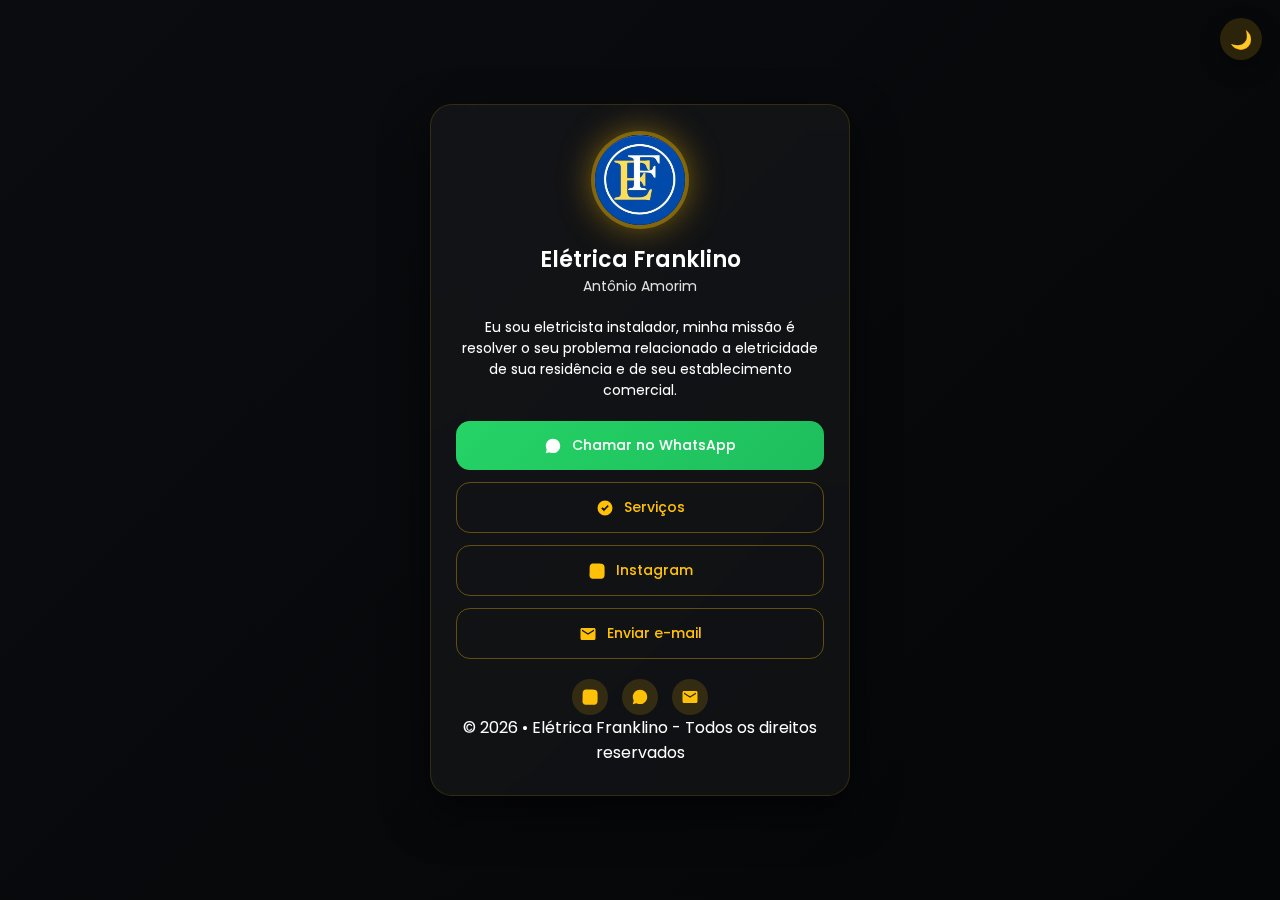
<file: index.html>
<!DOCTYPE html>
<html lang="pt-BR">

<head>
  <meta charset="UTF-8">
  <meta name="viewport" content="width=device-width, initial-scale=1.0">
  <title>Elétrica Franklino | Cartão Digital Profissional</title>

  <!-- Google Font -->
  <link href="https://fonts.googleapis.com/css2?family=Poppins:wght@300;400;500;600&display=swap" rel="stylesheet">
  <link rel="shortcut icon" href="./assets/logo-eletricista.png" type="image/x-icon">
  <link rel="shortcut icon" href="./image/Logo-icon.png" type="image/x-icon">

  <!-- CSS -->
  <link rel="stylesheet" href="style.css"> 
</head>

<body class="dark">

  <button class="theme-toggle" id="themeToggle" aria-label="Alternar tema">
    🌙
  </button>

  <div class="card">

    <div class="logo">
      <img src="./image/eletricista-perfil.jpeg" alt="Eletricista Profissional">
    </div>

    <h1>Elétrica Franklino</h1>
    <p class="subtitle">Antônio Amorim</p>

    <div class="services">
      <p>Eu sou eletricista instalador, minha missão é resolver o seu problema relacionado a eletricidade de sua
        residência e de seu establecimento comercial.</p>
    </div>

    <div class="buttons">

      <!-- WHATSAPP -->
      <a href="https://wa.me/5583998773208?text=Olá!%20Preciso%20de%20um%20eletricista." class="whatsapp-btn"
        target="_blank" aria-label="Falar no WhatsApp">

        <svg viewBox="0 0 32 32" aria-hidden="true">
          <path fill="currentColor"
            d="M16.01 3.2c-7.07 0-12.8 5.73-12.8 12.8 0 2.26.59 4.38 1.62 6.22L3.1 28.8l6.76-1.78a12.73 12.73 0 006.15 1.57c7.07 0 12.8-5.73 12.8-12.8S23.08 3.2 16.01 3.2z" />
        </svg>

        <span>Chamar no WhatsApp</span>
      </a>

      <!-- SERVIÇOS -->
      <a href="servicos.html" class="secondary" target="_blank" aria-label="Ver serviços">

        <svg viewBox="0 0 24 24" aria-hidden="true">
          <path fill="currentColor"
            d="M12 2a10 10 0 100 20 10 10 0 000-20zm-1 14.5l-4-4 1.41-1.41L11 12.67l4.59-4.58L17 9.5l-6 6z" />
        </svg>

        <span>Serviços</span>
      </a>

      <!-- INSTAGRAM -->
      <a href="https://instagram.com/eletricafranklino" class="secondary" target="_blank" aria-label="Instagram">

        <svg viewBox="0 0 24 24" aria-hidden="true">
          <path fill="currentColor"
            d="M12 2.16c3.2 0 3.58.01 4.85.07 1.17.05 1.97.24 2.43.4.6.22 1.02.48 1.47.93.45.45.71.87.93 1.47.16.46.35 1.26.4 2.43.06 1.27.07 1.65.07 4.85s-.01 3.58-.07 4.85c-.05 1.17-.24 1.97-.4 2.43-.22.6-.48 1.02-.93 1.47-.45.45-.87.71-1.47.93-.46.16-1.26.35-2.43.4-1.27.06-1.65.07-4.85.07s-3.58-.01-4.85-.07c-1.17-.05-1.97-.24-2.43-.4-.6-.22-1.02-.48-1.47-.93-.45-.45-.71-.87-.93-1.47-.16-.46-.35-1.26-.4-2.43C2.17 15.58 2.16 15.2 2.16 12s.01-3.58.07-4.85c.05-1.17.24-1.97.4-2.43.22-.6.48-1.02.93-1.47.45-.45.87-.71 1.47-.93.46-.16 1.26-.35 2.43-.4C8.42 2.17 8.8 2.16 12 2.16z" />
        </svg>

        <span>Instagram</span>
      </a>

      <!-- E-MAIL -->
      <a href="mailto:eleltricafranklino@gmail.com?subject=Solicitação%20de%20Orçamento" class="secondary email-btn"
        aria-label="Enviar e-mail">

        <svg viewBox="0 0 24 24" aria-hidden="true">
          <path fill="currentColor" d="M20 4H4c-1.1 0-2 .9-2 2v12
      c0 1.1.9 2 2 2h16
      c1.1 0 2-.9 2-2V6
      c0-1.1-.9-2-2-2zm0 4
      l-8 5-8-5V6l8 5 8-5v2z" />
        </svg>

        <span>Enviar e-mail</span>
      </a>

    </div>

<div class="footer">

  <div class="socials">

    <!-- Instagram -->
    <a href="https://instagram.com/eletricafranklino"
       target="_blank"
       aria-label="Instagram"
       title="Instagram">
      <svg viewBox="0 0 24 24" aria-hidden="true">
        <path fill="currentColor"
          d="M12 2.16c3.2 0 3.58.01 4.85.07
          1.17.05 1.97.24 2.43.4
          .6.22 1.02.48 1.47.93
          .45.45.71.87.93 1.47
          .16.46.35 1.26.4 2.43
          .06 1.27.07 1.65.07 4.85
          s-.01 3.58-.07 4.85
          c-.05 1.17-.24 1.97-.4 2.43
          -.22.6-.48 1.02-.93 1.47
          -.45.45-.87.71-1.47.93
          -.46.16-1.26.35-2.43.4
          -1.27.06-1.65.07-4.85.07
          s-3.58-.01-4.85-.07
          c-1.17-.05-1.97-.24-2.43-.4
          -.6-.22-1.02-.48-1.47-.93
          -.45-.45-.71-.87-.93-1.47
          -.16-.46-.35-1.26-.4-2.43
          C2.17 15.58 2.16 15.2 2.16 12
          s.01-3.58.07-4.85
          c.05-1.17.24-1.97.4-2.43
          .22-.6.48-1.02.93-1.47
          .45-.45.87-.71 1.47-.93
          .46-.16 1.26-.35 2.43-.4
          C8.42 2.17 8.8 2.16 12 2.16z"/>
      </svg>
    </a>

    <!-- WhatsApp -->
    <a href="https://wa.me/5583998773208?text=Olá!%20Preciso%20de%20um%20eletricista."
       target="_blank"
       aria-label="WhatsApp"
       title="WhatsApp">
      <svg viewBox="0 0 32 32" aria-hidden="true">
        <path fill="currentColor"
          d="M16.01 3.2c-7.07 0-12.8
          5.73-12.8 12.8 0 2.26.59
          4.38 1.62 6.22L3.1 28.8
          l6.76-1.78a12.73 12.73 0
          006.15 1.57c7.07 0 12.8
          -5.73 12.8-12.8S23.08
          3.2 16.01 3.2z"/>
      </svg>
    </a>

    <!-- E-mail -->
    <a href="mailto:eleltricafranklino@gmail.com?subject=Solicitação%20de%20Orçamento"
       aria-label="Enviar e-mail"
       title="Enviar e-mail">
      <svg viewBox="0 0 24 24" aria-hidden="true">
        <path fill="currentColor"
          d="M20 4H4c-1.1 0-2 .9-2 2v12
          c0 1.1.9 2 2 2h16
          c1.1 0 2-.9 2-2V6
          c0-1.1-.9-2-2-2zm0 4
          l-8 5-8-5V6l8 5 8-5v2z"/>
      </svg>
    </a>

  </div>

</div>

      <p>
        © 2026 • Elétrica Franklino - Todos os direitos reservados
      </p>

    </div>

    <!-- JS -->
    <script src="script.js"></script>

</body>

</html>
</file>
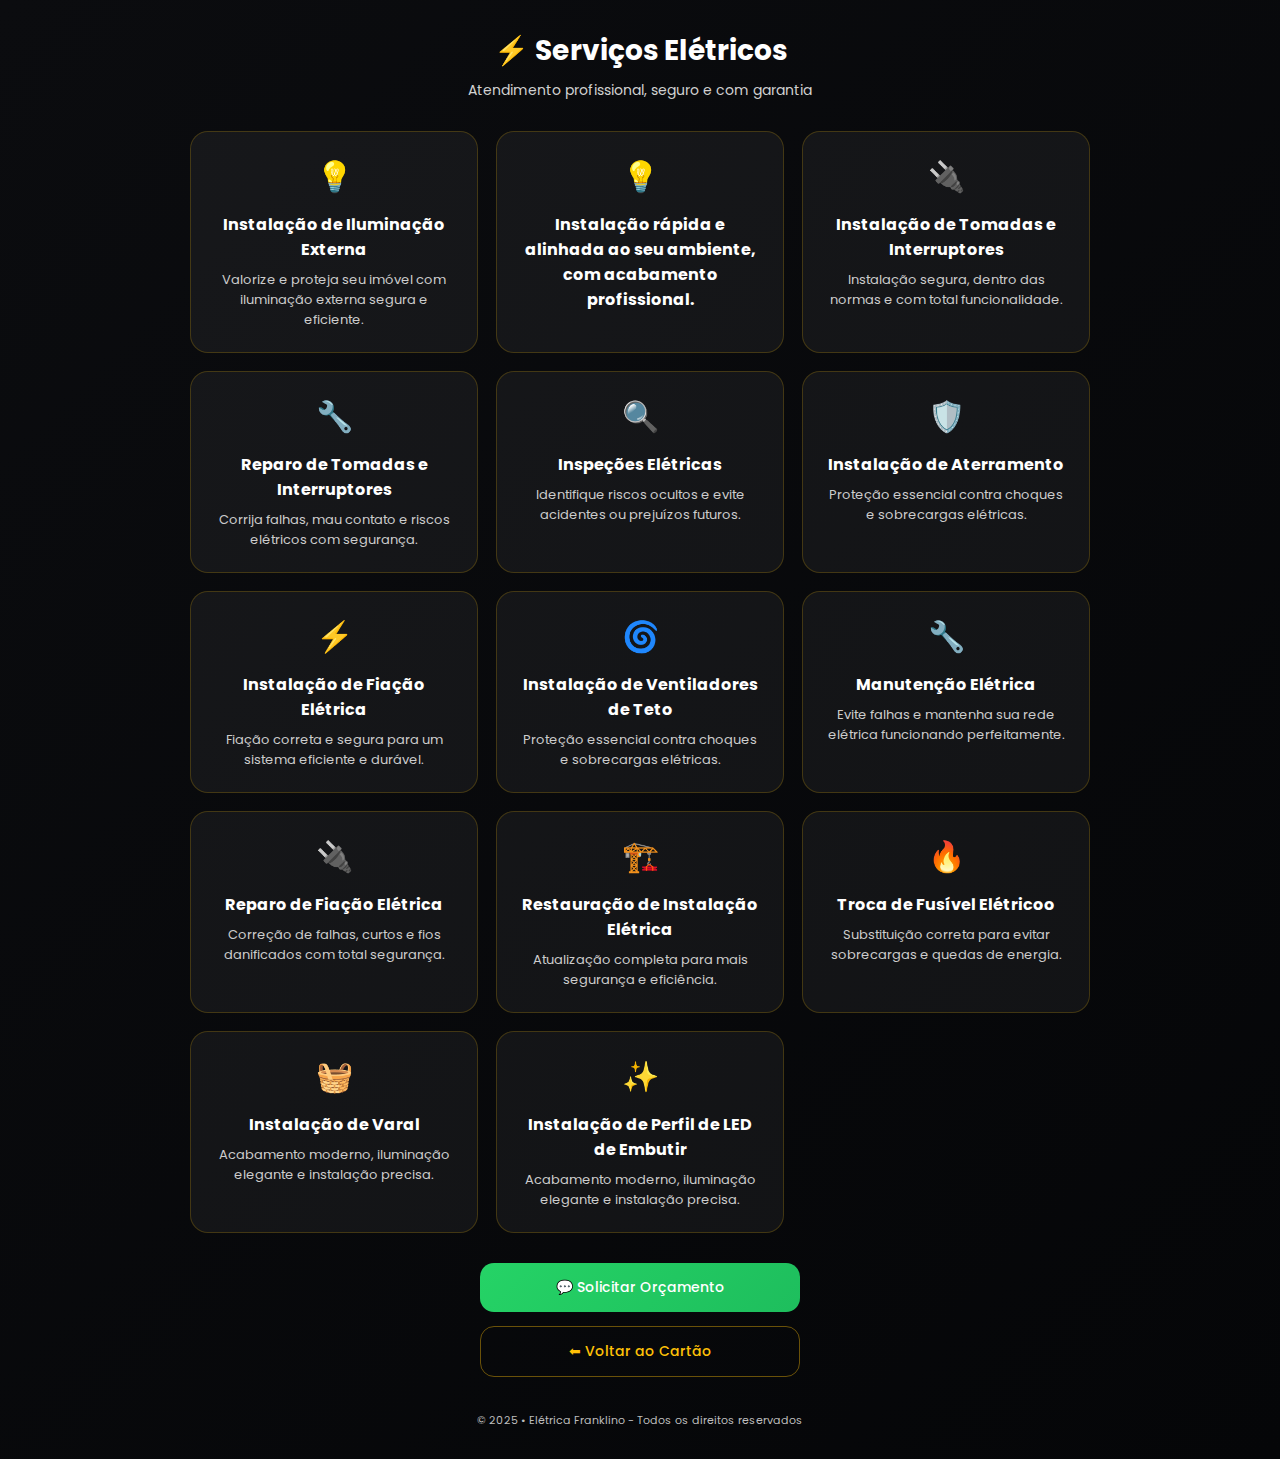
<file: servicos.html>
<!DOCTYPE html>
<html lang="pt-BR">
<head>
  <meta charset="UTF-8">
  <meta name="viewport" content="width=device-width, initial-scale=1.0">
  <title>Serviços | Eletricista Profissional</title>

  <!-- Google Font -->
  <link href="https://fonts.googleapis.com/css2?family=Poppins:wght@300;400;500;600&display=swap" rel="stylesheet">
  <link rel="shortcut icon" href="./image/eletricista-perfil.jpeg" type="image/x-icon">

  <!-- CSS -->
  <link rel="stylesheet" href="servicos.css">
</head>

<body class="dark">

  <main class="container">

    <header class="header">
      <h1>⚡ Serviços Elétricos</h1>
      <p>Atendimento profissional, seguro e com garantia</p>
    </header>

    <section class="services">

      <div class="service-card">
        <span>💡</span>
        <h3> Instalação de Iluminação Externa</h3>
        <p>Valorize e proteja seu imóvel com iluminação externa segura e eficiente.</p>
      </div>

      <div class="service-card">
        <span>💡</span>
        <h3> Instalação rápida e alinhada ao seu ambiente, com acabamento profissional.</p>
      </div>

      <div class="service-card">
        <span>🔌</span>
        <h3> Instalação de Tomadas e Interruptores</h3>
        <p>Instalação segura, dentro das normas e com total funcionalidade.</p>
      </div>

      <div class="service-card">
        <span>🔧</span>
        <h3> Reparo de Tomadas e Interruptores</h3>
        <p>Corrija falhas, mau contato e riscos elétricos com segurança.</p>
      </div>

      <div class="service-card">
        <span>🔍</span>
        <h3> Inspeções Elétricas</h3>
        <p>Identifique riscos ocultos e evite acidentes ou prejuízos futuros.</p>
      </div>

      <div class="service-card">
        <span>🛡️</span>
        <h3> Instalação de Aterramento</h3>
        <p>Proteção essencial contra choques e sobrecargas elétricas.</p>
      </div>

      <div class="service-card">
        <span>⚡</span>
        <h3> Instalação de Fiação Elétrica</h3>
        <p>Fiação correta e segura para um sistema eficiente e durável.</p>
      </div>

      <div class="service-card">
        <span>🌀</span>
        <h3> Instalação de Ventiladores de Teto</h3>
        <p>Proteção essencial contra choques e sobrecargas elétricas.</p>
      </div>

       <div class="service-card">
        <span>🔧</span>
        <h3> Manutenção Elétrica</h3>
        <p>Evite falhas e mantenha sua rede elétrica funcionando perfeitamente.</p>
      </div>

       <div class="service-card">
        <span>🔌</span>
        <h3> Reparo de Fiação Elétrica</h3>
        <p>Correção de falhas, curtos e fios danificados com total segurança.</p>
      </div>

       <div class="service-card">
        <span>🏗️</span>
        <h3> Restauração de Instalação Elétrica</h3>
        <p>Atualização completa para mais segurança e eficiência.</p>
      </div>

       <div class="service-card">
        <span>🔥</span>
        <h3> Troca de Fusível Elétricoo</h3>
        <p>Substituição correta para evitar sobrecargas e quedas de energia.</p>
      </div>

       <div class="service-card">
        <span>🧺</span>
        <h3> Instalação de Varal</h3>
        <p>Acabamento moderno, iluminação elegante e instalação precisa.</p>
      </div>

       <div class="service-card">
        <span>✨</span>
        <h3> Instalação de Perfil de LED de Embutir</h3>
        <p>Acabamento moderno, iluminação elegante e instalação precisa.</p>
      </div>

    </section>

    <div class="actions">
      <a href="https://wa.me/5583998773208?text=Olá!%20Gostaria%20de%20um%20orçamento."
         target="_blank" class="btn whatsapp">
        💬 Solicitar Orçamento
      </a>

      <a href="index.html" class="btn secondary">
        ⬅ Voltar ao Cartão
      </a>
    </div>

    <footer class="footer">
      <p>
        © 2025 • Elétrica Franklino - Todos os direitos reservados
      </p>
    </footer>

  </main>

</body>
</html>
</file>
<file: style.css>
/* =========================
   RESET & BASE
========================= */
* {
  margin: 0;
  padding: 0;
  box-sizing: border-box;
  font-family: "Poppins", sans-serif;
}

/* =========================
   BODY (PADRÃO = DARK)
========================= */
body {
  min-height: 100vh;
  display: flex;
  align-items: center;
  justify-content: center;
  background: linear-gradient(135deg, #0b0c0f, #050608);
  color: #ffffff;
}

/* =========================
   BOTÃO DARK / LIGHT
========================= */
.theme-toggle {
  position: fixed;
  top: 18px;
  right: 18px;
  width: 42px;
  height: 42px;
  border-radius: 50%;
  border: none;
  cursor: pointer;
  font-size: 18px;
  background: rgba(255, 193, 7, 0.15);
  color: #ffc107;
  backdrop-filter: blur(10px);
  box-shadow: 0 8px 20px rgba(0,0,0,0.35);
  transition: 0.3s;
  z-index: 999;
}

.theme-toggle:hover {
  transform: scale(1.08);
}

/* =========================
   CARD
========================= */
.card {
  width: 100%;
  max-width: 420px;
  background: rgba(255, 255, 255, 0.04);
  backdrop-filter: blur(14px);
  border-radius: 22px;
  padding: 30px 25px;
  text-align: center;
  box-shadow: 0 18px 45px rgba(0, 0, 0, 0.6);
  animation: fadeUp 0.6s ease forwards;
  border: 1px solid rgba(255, 193, 7, 0.15);
}

/* =========================
   LOGO
========================= */
.logo {
  width: 90px;
  height: 90px;
  border-radius: 50%;
  margin: 0 auto 18px;
  display: flex;
  align-items: center;
  justify-content: center;
  overflow: hidden;
  background: #000;
  animation: fadeZoom 0.8s ease forwards;
  box-shadow:
    0 0 0 4px rgba(255, 193, 7, 0.35),
    0 0 35px rgba(255, 193, 7, 0.55);
}

.logo img {
  width: 100%;
  height: 100%;
  object-fit: cover;
}

/* =========================
   TEXTOS
========================= */
h1 {
  font-size: 22px;
  font-weight: 600;
}

.subtitle {
  font-size: 14px;
  color: #e0e0e0;
  margin-bottom: 18px;
}

/* =========================
   SERVICES
========================= */
.services {
  text-align: center;
  margin: 20px 0;
}

.services p {
  font-size: 14px;
  margin: 10px 0;
  display: flex;
  gap: 8px;
  align-items: center;
  justify-content: center;
}

.services span {
  color: #ffc107;
  font-size: 16px;
}

/* =========================
   BUTTONS
========================= */
.buttons {
  display: flex;
  flex-direction: column;
  gap: 12px;
  margin-top: 20px;
}

.buttons a {
  display: flex;
  align-items: center;
  justify-content: center;
  gap: 10px;
  text-decoration: none;
  padding: 14px;
  border-radius: 14px;
  font-size: 14px;
  font-weight: 500;
  color: #000;
  background: linear-gradient(135deg, #ffc107, #ffb300);
  transition: 0.3s;
}

/* SVG */
.buttons a svg {
  width: 18px;
  height: 18px;
  color: currentColor;
  flex-shrink: 0;
}

/* WHATSAPP */
.buttons a.whatsapp-btn {
  background: linear-gradient(135deg, #25D366, #1ebe5d);
  color: #ffffff;
}

.buttons a.whatsapp-btn:hover {
  box-shadow: 0 10px 28px rgba(37, 211, 102, 0.55);
}

/* SECUNDÁRIOS */
.buttons a.secondary {
  background: transparent;
  border: 1px solid rgba(255, 193, 7, 0.35);
  color: #ffc107;
}

.buttons a:hover {
  transform: translateY(-2px);
  box-shadow: 0 12px 28px rgba(255, 193, 7, 0.45);
}

/* =========================
   FOOTER SOCIAL
========================= */
.footer {
  margin-top: 20px;
  text-align: center;
  font-size: 11px;
  color: #bdbdbd;
}

.footer p {
  margin-top: 10px;
  margin-bottom: 20px; /* espaço para baixo */
  line-height: 1.6;
}


.socials {
  display: flex;
  justify-content: center;
  gap: 14px;
}

.socials a {
  width: 36px;
  height: 36px;
  border-radius: 50%;
  display: flex;
  align-items: center;
  justify-content: center;
  color: #ffc107;
  background: rgba(255, 193, 7, 0.15);
  transition: 0.3s;
}

.socials a svg {
  width: 18px;
  height: 18px;
}

.socials a:hover {
  transform: translateY(-3px);
  box-shadow: 0 10px 25px rgba(255, 193, 7, 0.45);
}

/* LIGHT MODE */
body.light .socials a {
  color: #f59e0b;
  background: rgba(245, 158, 11, 0.15);
}

/* =========================
   ANIMAÇÕES
========================= */
@keyframes fadeZoom {
  from {
    opacity: 0;
    transform: scale(0.85);
  }
  to {
    opacity: 1;
    transform: scale(1);
  }
}

@keyframes fadeUp {
  from {
    opacity: 0;
    transform: translateY(12px);
  }
  to {
    opacity: 1;
    transform: translateY(0);
  }
}

/* =========================
   LIGHT MODE
========================= */
body.light {
  background: #f4f6fb;
  color: #1f2937;
}

body.light .card {
  background: #ffffff;
  box-shadow: 0 20px 45px rgba(0, 0, 0, 0.08);
  border: none;
}

body.light .subtitle {
  color: #4b5563;
}

body.light .services span {
  color: #f59e0b;
}

body.light .logo {
  background: #ffffff;
  box-shadow:
    0 0 0 4px rgba(245, 158, 11, 0.25),
    0 10px 30px rgba(245, 158, 11, 0.45);
}

body.light .buttons a.secondary {
  border-color: rgba(14, 13, 13, 0.45);
  color: #f59e0b;
}

body.light .footer {
  color: #000;
}

/* =========================
   DARK MODE (FORÇADO)
========================= */
body.dark {
  background: linear-gradient(135deg, #0b0c0f, #050608);
  color: #ffffff;
}
</file>
<file: servicos.css>
/* =========================
   RESET
========================= */
* {
  margin: 0;
  padding: 0;
  box-sizing: border-box;
  font-family: "Poppins", sans-serif;
}

/* =========================
   BODY
========================= */
body {
  min-height: 100vh;
  background: linear-gradient(135deg, #0b0c0f, #050608);
  color: #ffffff;
  display: flex;
  justify-content: center;
  padding: 30px 15px;
}

/* =========================
   CONTAINER
========================= */
.container {
  width: 100%;
  max-width: 900px;
}

/* =========================
   HEADER
========================= */
.header {
  text-align: center;
  margin-bottom: 30px;
}

.header h1 {
  font-size: 28px;
  margin-bottom: 8px;
}

.header p {
  font-size: 14px;
  color: #d1d1d1;
}

/* =========================
   SERVICES GRID
========================= */
.services {
  display: grid;
  grid-template-columns: repeat(auto-fit, minmax(240px, 1fr));
  gap: 18px;
}

.service-card {
  background: rgba(255, 255, 255, 0.05);
  border-radius: 18px;
  padding: 22px;
  text-align: center;
  border: 1px solid rgba(255, 193, 7, 0.2);
  transition: 0.3s;
}

.service-card span {
  font-size: 30px;
  display: block;
  margin-bottom: 12px;
  color: #ffc107;
}

.service-card h3 {
  font-size: 16px;
  margin-bottom: 8px;
}

.service-card p {
  font-size: 13px;
  color: #cccccc;
}

.service-card:hover {
  transform: translateY(-4px);
  box-shadow: 0 14px 35px rgba(255, 193, 7, 0.35);
}

/* =========================
   ACTIONS
========================= */
.actions {
  margin-top: 30px;
  display: flex;
  flex-direction: column;
  gap: 14px;
  align-items: center;
}

.btn {
  text-decoration: none;
  padding: 14px 24px;
  border-radius: 14px;
  font-size: 14px;
  font-weight: 500;
  text-align: center;
  transition: 0.3s;
  width: 100%;
  max-width: 320px;
}

/* WHATSAPP */
.btn.whatsapp {
  background: linear-gradient(135deg, #25D366, #1ebe5d);
  color: #ffffff;
}

.btn.whatsapp:hover {
  box-shadow: 0 12px 30px rgba(37, 211, 102, 0.5);
}

/* SECUNDÁRIO */
.btn.secondary {
  background: transparent;
  border: 1px solid rgba(255, 193, 7, 0.4);
  color: #ffc107;
}

.btn.secondary:hover {
  background: rgba(255, 193, 7, 0.08);
}

/* =========================
   FOOTER
========================= */
.footer {
  margin-top: 35px;
  text-align: center;
  font-size: 11px;
  color: #bdbdbd;
}

/* =========================
   RESPONSIVO
========================= */
@media (max-width: 480px) {
  .header h1 {
    font-size: 22px;
  }
}
</file>
